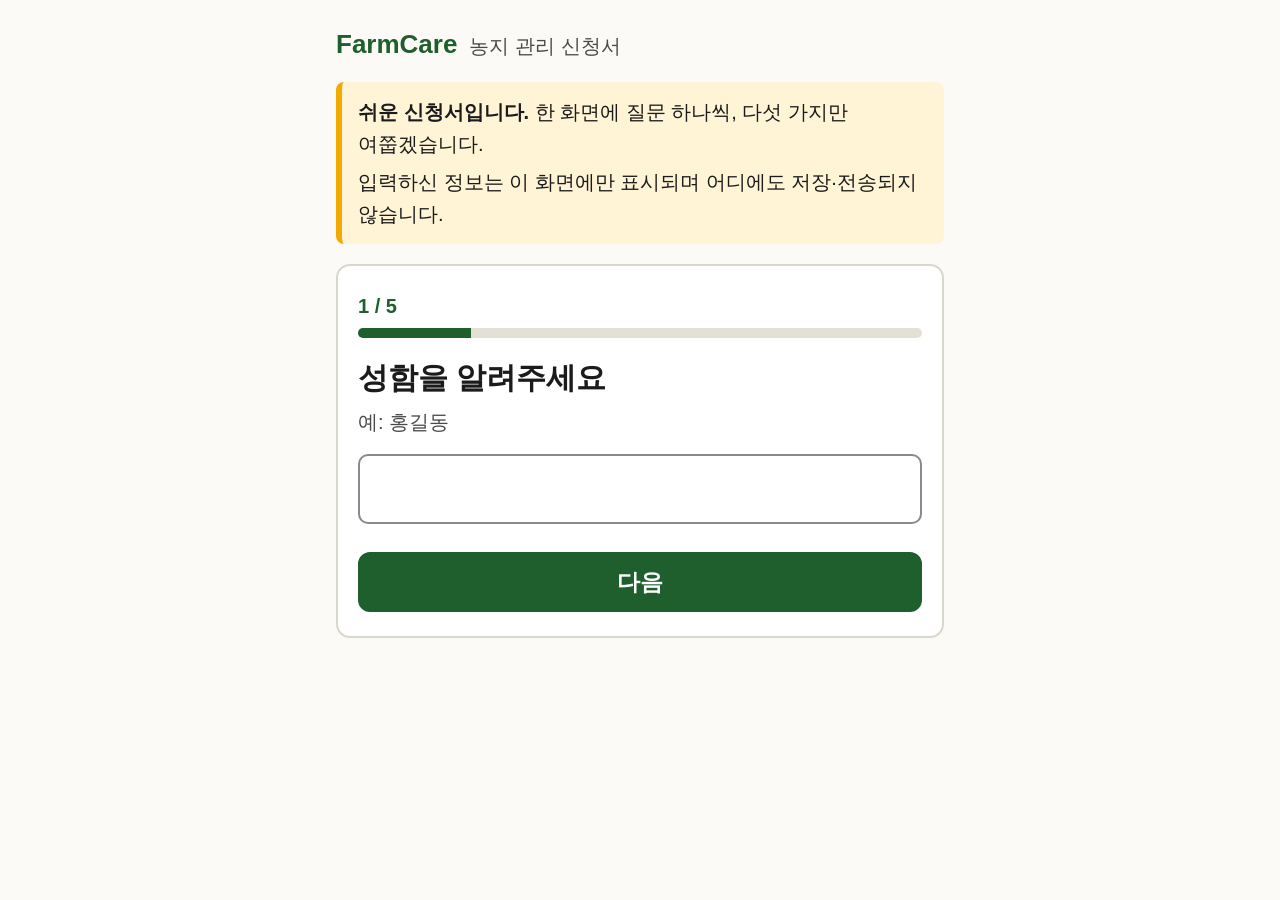
<file: team12_init_project/team12_init_project/prototypes/mokyeon/index.html>
<!doctype html>
<html lang="ko">
<head>
  <meta charset="utf-8">
  <meta name="viewport" content="width=device-width, initial-scale=1">
  <title>FarmCare 농지 관리 신청서</title>
  <style>
    :root {
      --bg: #fbfaf6;
      --card: #ffffff;
      --text: #1b1b1b;
      --muted: #4a4a4a;
      --line: #8a8a8a;
      --brand: #1f5f2e;
      --brand-dark: #154421;
      --brand-soft: #e6f1e8;
      --error: #b3261e;
      --error-soft: #fdecea;
      --notice: #fff4d6;
      --focus: #f2a900;
    }
    * { box-sizing: border-box; }
    html { font-size: 20px; }
    body {
      margin: 0;
      background: var(--bg);
      color: var(--text);
      font-family: "Malgun Gothic", "Apple SD Gothic Neo", "Noto Sans KR", sans-serif;
      line-height: 1.6;
      word-break: keep-all;
    }
    .wrap { max-width: 640px; margin: 0 auto; padding: 16px 16px 48px; }
    header.site { display: flex; align-items: baseline; gap: 12px; padding: 8px 0 16px; }
    header.site strong { color: var(--brand); font-size: 1.3rem; }
    header.site span { color: var(--muted); }

    .notice {
      background: var(--notice);
      border-left: 6px solid var(--focus);
      padding: 14px 16px;
      border-radius: 8px;
      margin: 0 0 20px;
    }
    .notice p { margin: 0; }
    .notice p + p { margin-top: 6px; }

    .card {
      background: var(--card);
      border: 2px solid #d9d6cc;
      border-radius: 14px;
      padding: 24px 20px;
    }
    .progress { color: var(--brand); font-weight: 700; margin: 0 0 6px; }
    .progress-bar { height: 10px; background: #e3e0d6; border-radius: 5px; overflow: hidden; margin-bottom: 20px; }
    .progress-bar div { height: 100%; background: var(--brand); transition: width .2s; }

    h1, h2 { margin: 0 0 8px; line-height: 1.35; }
    h2 { font-size: 1.5rem; }
    h2:focus { outline: none; }
    .hint { color: var(--muted); margin: 0 0 16px; }

    input[type="text"], input[type="tel"], input[type="number"] {
      width: 100%;
      font: inherit;
      font-size: 1.2rem;
      padding: 14px 16px;
      min-height: 60px;
      border: 2px solid var(--line);
      border-radius: 10px;
      background: #fff;
      color: var(--text);
    }
    input:focus-visible, button:focus-visible, a:focus-visible, .choice:focus-within {
      outline: 4px solid var(--focus);
      outline-offset: 2px;
    }
    input[aria-invalid="true"] { border-color: var(--error); background: var(--error-soft); }
    .error { color: var(--error); font-weight: 700; margin: 10px 0 0; }
    .error::before { content: "⚠ "; }

    .choices { display: grid; gap: 12px; border: 0; padding: 0; margin: 0; }
    .choices.row { grid-template-columns: 1fr 1fr; }
    .choice {
      display: flex; align-items: center; gap: 14px;
      min-height: 64px; padding: 12px 16px;
      border: 2px solid var(--line); border-radius: 12px;
      background: #fff; cursor: pointer; font-size: 1.1rem;
    }
    .choice input { width: 28px; height: 28px; margin: 0; accent-color: var(--brand); flex: none; }
    .choice:has(input:checked) { border-color: var(--brand); background: var(--brand-soft); font-weight: 700; }
    .choice small { display: block; color: var(--muted); font-weight: 400; font-size: .85rem; }
    .area-row { margin-bottom: 16px; }
    .label { display: block; font-weight: 700; margin: 0 0 8px; }
    .or { text-align: center; color: var(--muted); margin: 16px 0; }

    .actions { display: flex; gap: 12px; margin-top: 28px; }
    button {
      font: inherit; font-size: 1.15rem; font-weight: 700;
      min-height: 60px; padding: 0 20px;
      border-radius: 12px; cursor: pointer;
      border: 2px solid var(--brand);
    }
    .primary { flex: 2; background: var(--brand); color: #fff; }
    .primary:hover { background: var(--brand-dark); }
    .secondary { flex: 1; background: #fff; color: var(--brand); }
    .actions .secondary[hidden] + .primary { flex: 1; }

    dl.summary { margin: 0; }
    .summary-row { display: flex; flex-wrap: wrap; justify-content: space-between; align-items: center; gap: 4px 12px; padding: 14px 0; border-bottom: 1px solid #d9d6cc; }
    .summary-row:last-child { border-bottom: 0; }
    .summary-row dt { color: var(--muted); width: 100%; font-size: .9rem; }
    .summary-row dd { margin: 0; font-size: 1.25rem; font-weight: 700; flex: 1; min-width: 0; overflow-wrap: anywhere; }
    .summary-row dd.empty { color: var(--muted); font-weight: 400; }
    .edit {
      font-size: 1rem; min-height: 48px; padding: 0 16px;
      background: #fff; color: var(--brand);
    }
    .done-msg { margin: 24px 0 0; font-weight: 700; }

    [hidden] { display: none !important; }
  </style>
</head>
<body>
  <div class="wrap">
    <header class="site">
      <strong>FarmCare</strong>
      <span>농지 관리 신청서</span>
    </header>

    <div id="intro" class="notice">
      <p><b>쉬운 신청서입니다.</b> 한 화면에 질문 하나씩, 다섯 가지만 여쭙겠습니다.</p>
      <p>입력하신 정보는 이 화면에만 표시되며 어디에도 저장·전송되지 않습니다.</p>
    </div>

    <form id="form" class="card" novalidate>
      <p class="progress" id="progress-text">1 / 5</p>
      <div class="progress-bar" aria-hidden="true"><div id="progress-bar"></div></div>

      <section data-step="1">
        <h2 tabindex="-1">성함을 알려주세요</h2>
        <p class="hint" id="name-hint">예: 홍길동</p>
        <input type="text" id="name" autocomplete="name" aria-labelledby="name-label" aria-describedby="name-hint name-error">
        <span id="name-label" hidden>성함</span>
        <p class="error" id="name-error" hidden></p>
      </section>

      <section data-step="2" hidden>
        <h2 tabindex="-1">연락받으실 전화번호를 알려주세요</h2>
        <p class="hint" id="phone-hint">숫자만 누르시면 됩니다. 예: 010-1234-5678</p>
        <input type="tel" id="phone" inputmode="tel" autocomplete="tel" maxlength="13" aria-label="전화번호" aria-describedby="phone-hint phone-error">
        <p class="error" id="phone-error" hidden></p>
      </section>

      <section data-step="3" hidden>
        <h2 tabindex="-1">농지가 어디에 있나요?</h2>
        <p class="hint" id="location-hint">아시는 만큼만 적어 주세요. 예: 경북 상주시 외남면 ○○리</p>
        <input type="text" id="location" aria-label="농지 위치" aria-describedby="location-hint location-error">
        <p class="error" id="location-error" hidden></p>
      </section>

      <section data-step="4" hidden>
        <h2 tabindex="-1">농지 넓이는 얼마나 되나요?</h2>
        <p class="hint">모르셔도 괜찮습니다. 아래 "잘 모르겠어요"를 눌러 주세요.</p>
        <div class="area-row">
          <label class="label" for="area">넓이</label>
          <input type="number" id="area" inputmode="decimal" min="0" step="any" aria-describedby="area-error">
          <p class="error" id="area-error" hidden></p>
        </div>
        <fieldset class="choices row">
          <legend class="label">단위</legend>
          <label class="choice"><input type="radio" name="unit" value="평" checked> 평</label>
          <label class="choice"><input type="radio" name="unit" value="㎡"> ㎡ (제곱미터)</label>
        </fieldset>
        <p class="or">또는</p>
        <label class="choice"><input type="checkbox" id="area-unknown"> 잘 모르겠어요</label>
      </section>

      <section data-step="5" hidden>
        <h2 tabindex="-1">농지를 어떻게 활용하고 싶으세요?</h2>
        <p class="hint">하나만 골라 주세요. 나중에 상담하며 바꾸실 수 있습니다.</p>
        <fieldset class="choices">
          <legend hidden>희망 활용 방식</legend>
          <label class="choice"><input type="radio" name="use" value="농가에 임대"><span>농가에 임대<small>농사지을 농가에 땅을 빌려줍니다</small></span></label>
          <label class="choice"><input type="radio" name="use" value="농작업 위탁"><span>농작업 위탁<small>농사일을 맡기고 수확은 소유자가 가져갑니다</small></span></label>
          <label class="choice"><input type="radio" name="use" value="체험농장 운영"><span>체험농장 운영<small>도시 가족이 와서 농사·수확을 체험합니다</small></span></label>
          <label class="choice"><input type="radio" name="use" value="잘 모르겠어요 (상담 원함)"><span>잘 모르겠어요<small>상담받고 정하고 싶어요</small></span></label>
        </fieldset>
      </section>

      <section data-step="6" hidden>
        <h2 tabindex="-1">적으신 내용을 확인해 주세요</h2>
        <p class="hint">틀린 곳이 있으면 "수정"을 눌러 고치실 수 있습니다.</p>
        <dl class="summary" id="summary"></dl>
        <div class="notice" style="margin-top:20px">
          <p><b>견본 화면입니다.</b> 실제로 접수되거나 전송되지 않았습니다.</p>
          <p>입력하신 정보는 이 화면에만 표시되며 어디에도 저장·전송되지 않습니다.</p>
        </div>
      </section>

      <div class="actions" id="actions">
        <button type="button" class="secondary" id="back">이전</button>
        <button type="submit" class="primary" id="next">다음</button>
      </div>
    </form>
  </div>

  <script>
    // 입력값은 이 변수와 화면에만 있다. 저장·전송하지 않는다.
    const TOTAL = 5;
    const SUMMARY = 6;
    const form = document.getElementById('form');
    const backBtn = document.getElementById('back');
    const nextBtn = document.getElementById('next');
    const actions = document.getElementById('actions');
    const $ = (id) => document.getElementById(id);

    let step = 1;
    let returnToSummary = false;

    function formatPhone(raw) {
      const d = raw.replace(/\D/g, '').slice(0, 11);
      if (d.startsWith('02')) {
        if (d.length <= 2) return d;
        if (d.length <= 5) return `${d.slice(0, 2)}-${d.slice(2)}`;
        if (d.length <= 9) return `${d.slice(0, 2)}-${d.slice(2, 5)}-${d.slice(5)}`;
        return `${d.slice(0, 2)}-${d.slice(2, 6)}-${d.slice(6, 10)}`;
      }
      if (d.length <= 3) return d;
      if (d.length <= 6) return `${d.slice(0, 3)}-${d.slice(3)}`;
      if (d.length <= 10) return `${d.slice(0, 3)}-${d.slice(3, 6)}-${d.slice(6)}`;
      return `${d.slice(0, 3)}-${d.slice(3, 7)}-${d.slice(7)}`;
    }

    $('phone').addEventListener('input', (e) => {
      e.target.value = formatPhone(e.target.value);
    });

    $('area-unknown').addEventListener('change', (e) => {
      const area = $('area');
      area.disabled = e.target.checked;
      document.querySelectorAll('input[name="unit"]').forEach((r) => { r.disabled = e.target.checked; });
      if (e.target.checked) { area.value = ''; showError('area', ''); }
    });

    function showError(field, message) {
      const input = $(field);
      const box = $(`${field}-error`);
      box.textContent = message;
      box.hidden = !message;
      input.setAttribute('aria-invalid', message ? 'true' : 'false');
      if (message) input.focus();
      return !message;
    }

    function validate(n) {
      if (n === 1) {
        return showError('name', $('name').value.trim() ? '' : '성함을 적어 주세요.');
      }
      if (n === 2) {
        const digits = $('phone').value.replace(/\D/g, '');
        if (!digits) return showError('phone', '전화번호를 적어 주세요.');
        if (digits.length < 10 || digits.length > 11) {
          return showError('phone', `숫자 10~11자리를 적어 주세요. 지금 ${digits.length}자리입니다.`);
        }
        return showError('phone', '');
      }
      if (n === 3) {
        return showError('location', $('location').value.trim() ? '' : '농지 위치를 적어 주세요. 읍·면까지만 적으셔도 됩니다.');
      }
      if (n === 4) {
        if ($('area-unknown').checked) return showError('area', '');
        const raw = $('area').value.trim();
        if (!raw) return showError('area', '');
        const v = Number(raw);
        return showError('area', Number.isFinite(v) && v > 0 ? '' : '0보다 큰 숫자를 적어 주세요.');
      }
      return true;
    }

    function answers() {
      const unit = document.querySelector('input[name="unit"]:checked').value;
      const use = document.querySelector('input[name="use"]:checked');
      const areaRaw = $('area').value.trim();
      let area = '';
      if ($('area-unknown').checked) area = '잘 모르겠어요';
      else if (areaRaw) area = `${Number(areaRaw).toLocaleString('ko-KR')} ${unit}`;
      return [
        { step: 1, label: '성함', value: $('name').value.trim() },
        { step: 2, label: '전화번호', value: $('phone').value },
        { step: 3, label: '농지 위치', value: $('location').value.trim() },
        { step: 4, label: '농지 넓이', value: area },
        { step: 5, label: '희망 활용 방식', value: use ? use.value : '' },
      ];
    }

    function renderSummary() {
      const dl = $('summary');
      dl.replaceChildren();
      for (const a of answers()) {
        const row = document.createElement('div');
        row.className = 'summary-row';
        const dt = document.createElement('dt');
        dt.textContent = a.label;
        const dd = document.createElement('dd');
        dd.textContent = a.value || '입력 안 함';
        if (!a.value) dd.className = 'empty';
        const edit = document.createElement('button');
        edit.type = 'button';
        edit.className = 'edit';
        edit.textContent = '수정';
        edit.setAttribute('aria-label', `${a.label} 수정`);
        edit.addEventListener('click', () => { returnToSummary = true; go(a.step); });
        row.append(dt, dd, edit);
        dl.append(row);
      }
    }

    function go(n) {
      step = n;
      document.querySelectorAll('section[data-step]').forEach((s) => {
        s.hidden = Number(s.dataset.step) !== n;
      });
      const onSummary = n === SUMMARY;
      $('intro').hidden = n !== 1;
      $('progress-text').textContent = onSummary ? '마지막 확인' : `${n} / ${TOTAL}`;
      $('progress-bar').style.width = `${(Math.min(n, TOTAL) / TOTAL) * 100}%`;

      if (onSummary) {
        renderSummary();
        actions.hidden = true;
      } else {
        actions.hidden = false;
        backBtn.hidden = n === 1 || returnToSummary;
        nextBtn.textContent = returnToSummary ? '확인 화면으로' : (n === TOTAL ? '확인' : '다음');
      }

      document.querySelector(`section[data-step="${n}"] h2`).focus();
      window.scrollTo(0, 0);
    }

    form.addEventListener('submit', (e) => {
      e.preventDefault();
      if (!validate(step)) return;
      if (returnToSummary || step === TOTAL) {
        returnToSummary = false;
        go(SUMMARY);
      } else {
        go(step + 1);
      }
    });

    backBtn.addEventListener('click', () => go(step - 1));

    go(1);
  </script>
</body>
</html>
</file>
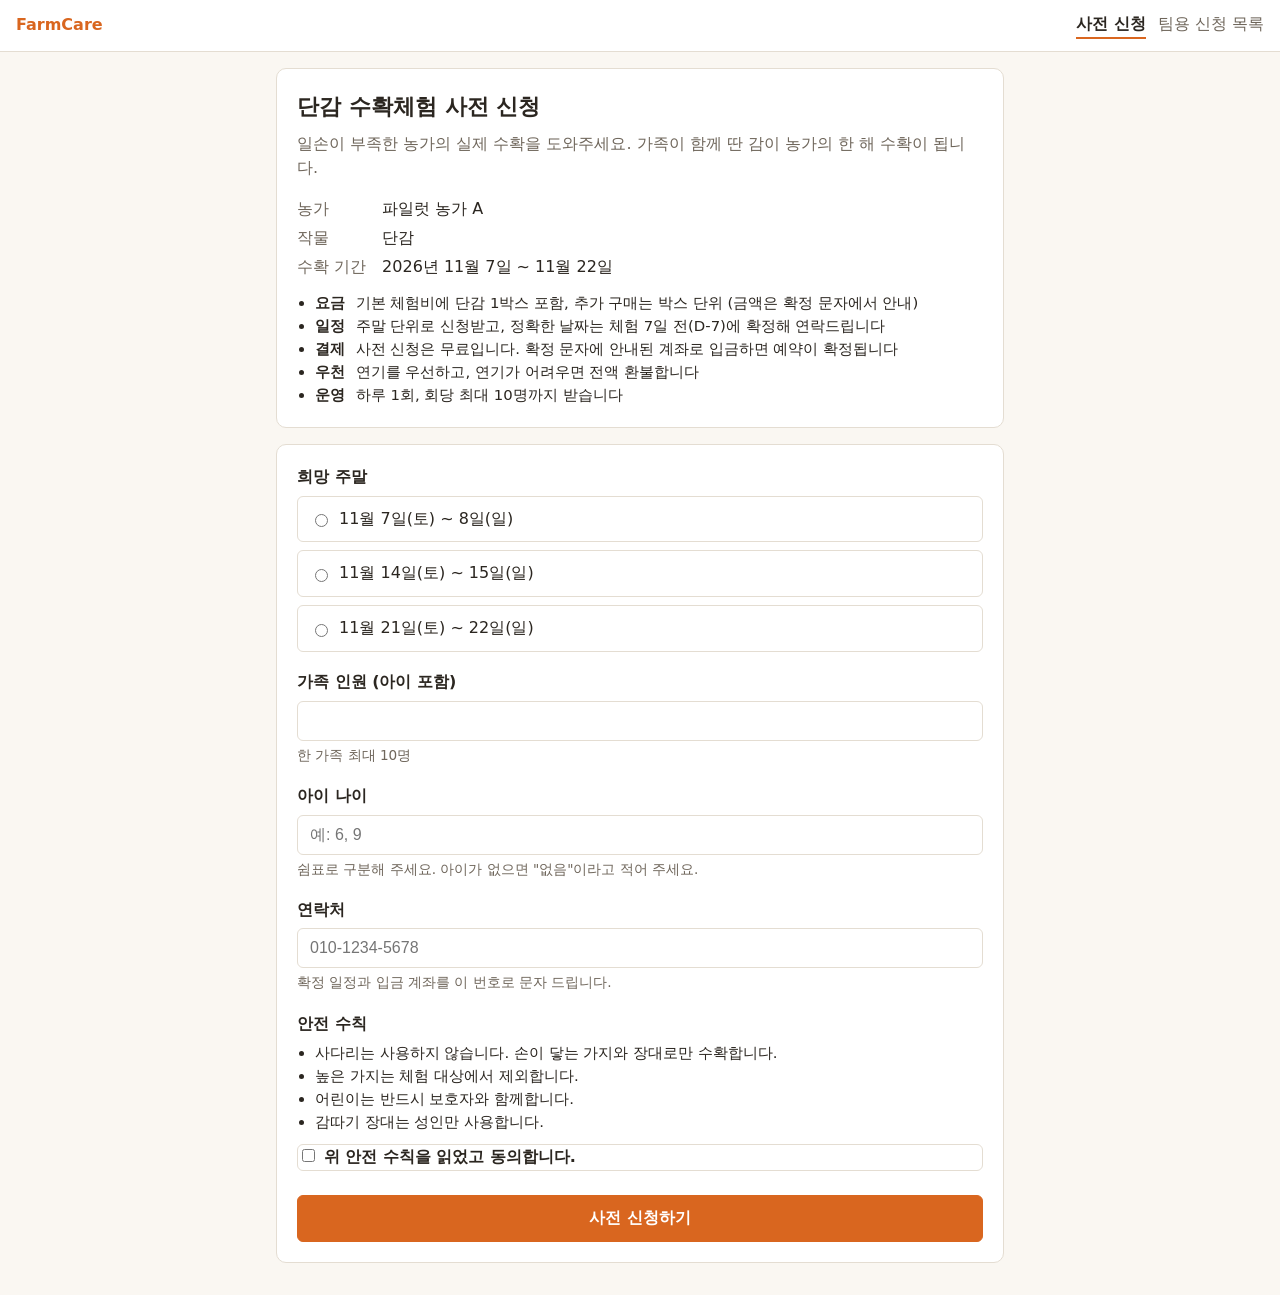
<file: team12_init_project/team12_init_project/prototypes/이동영/index.html>
<!doctype html>
<html lang="ko">
<head>
  <meta charset="utf-8">
  <meta name="viewport" content="width=device-width, initial-scale=1">
  <title>FarmCare 수확체험 사전 신청</title>
  <link rel="stylesheet" href="styles.css">
</head>
<body>
  <header class="site-header">
    <strong class="brand">FarmCare</strong>
    <nav>
      <a href="#apply" data-nav="apply">사전 신청</a>
      <a href="#team" data-nav="team">팀용 신청 목록</a>
    </nav>
  </header>

  <main>
    <!-- 신청자(도시 가족) 화면 -->
    <section id="apply-view">
      <div class="card intro">
        <h1>단감 수확체험 사전 신청</h1>
        <p class="lead">일손이 부족한 농가의 실제 수확을 도와주세요. 가족이 함께 딴 감이 농가의 한 해 수확이 됩니다.</p>
        <dl class="facts">
          <dt>농가</dt><dd id="farm-name"></dd>
          <dt>작물</dt><dd id="farm-crop"></dd>
          <dt>수확 기간</dt><dd id="farm-period"></dd>
        </dl>
        <ul class="policy">
          <li><b>요금</b> 기본 체험비에 단감 1박스 포함, 추가 구매는 박스 단위 (금액은 확정 문자에서 안내)</li>
          <li><b>일정</b> 주말 단위로 신청받고, 정확한 날짜는 체험 7일 전(D-7)에 확정해 연락드립니다</li>
          <li><b>결제</b> 사전 신청은 무료입니다. 확정 문자에 안내된 계좌로 입금하면 예약이 확정됩니다</li>
          <li><b>우천</b> 연기를 우선하고, 연기가 어려우면 전액 환불합니다</li>
          <li><b>운영</b> 하루 1회, 회당 최대 <span id="max-people"></span>명까지 받습니다</li>
        </ul>
      </div>

      <form id="apply-form" class="card" novalidate>
        <div id="error-summary" class="error-summary" role="alert" hidden></div>

        <div class="field" id="farm-field">
          <label for="farm">농가</label>
          <select id="farm" name="farm"></select>
        </div>

        <fieldset class="field" id="weekend-field">
          <legend>희망 주말</legend>
          <div id="weekend-options" class="options"></div>
          <p class="field-error" id="err-weekend"></p>
        </fieldset>

        <div class="field">
          <label for="people">가족 인원 (아이 포함)</label>
          <input id="people" name="people" type="number" inputmode="numeric" min="1">
          <p class="hint" id="people-hint"></p>
          <p class="field-error" id="err-people"></p>
        </div>

        <div class="field">
          <label for="childAges">아이 나이</label>
          <input id="childAges" name="childAges" type="text" placeholder="예: 6, 9">
          <p class="hint">쉼표로 구분해 주세요. 아이가 없으면 "없음"이라고 적어 주세요.</p>
          <p class="field-error" id="err-childAges"></p>
        </div>

        <div class="field">
          <label for="phone">연락처</label>
          <input id="phone" name="phone" type="tel" inputmode="tel" placeholder="010-1234-5678" autocomplete="tel">
          <p class="hint">확정 일정과 입금 계좌를 이 번호로 문자 드립니다.</p>
          <p class="field-error" id="err-phone"></p>
        </div>

        <fieldset class="field safety">
          <legend>안전 수칙</legend>
          <ul>
            <li>사다리는 사용하지 않습니다. 손이 닿는 가지와 장대로만 수확합니다.</li>
            <li>높은 가지는 체험 대상에서 제외합니다.</li>
            <li>어린이는 반드시 보호자와 함께합니다.</li>
            <li>감따기 장대는 성인만 사용합니다.</li>
          </ul>
          <label class="check">
            <input id="safety" name="safety" type="checkbox">
            위 안전 수칙을 읽었고 동의합니다.
          </label>
          <p class="field-error" id="err-safety"></p>
        </fieldset>

        <button type="submit" class="primary">사전 신청하기</button>
      </form>

      <div id="success" class="card success" hidden>
        <h2>신청이 완료되었습니다</h2>
        <p>확정 일정은 체험 7일 전(D-7)에 문자로 연락드립니다.</p>
        <dl class="facts" id="success-summary"></dl>
        <button type="button" id="apply-again">다른 신청하기</button>
      </div>
    </section>

    <!-- FarmCare 팀 화면 -->
    <section id="team-view" hidden>
      <h1>팀용 신청 목록</h1>
      <p class="note">이 브라우저에 저장된 신청만 보입니다.</p>
      <div id="team-error" class="error-summary" role="alert" hidden></div>
      <div id="team-content"></div>
    </section>
  </main>

  <script src="app.js"></script>
</body>
</html>
</file>
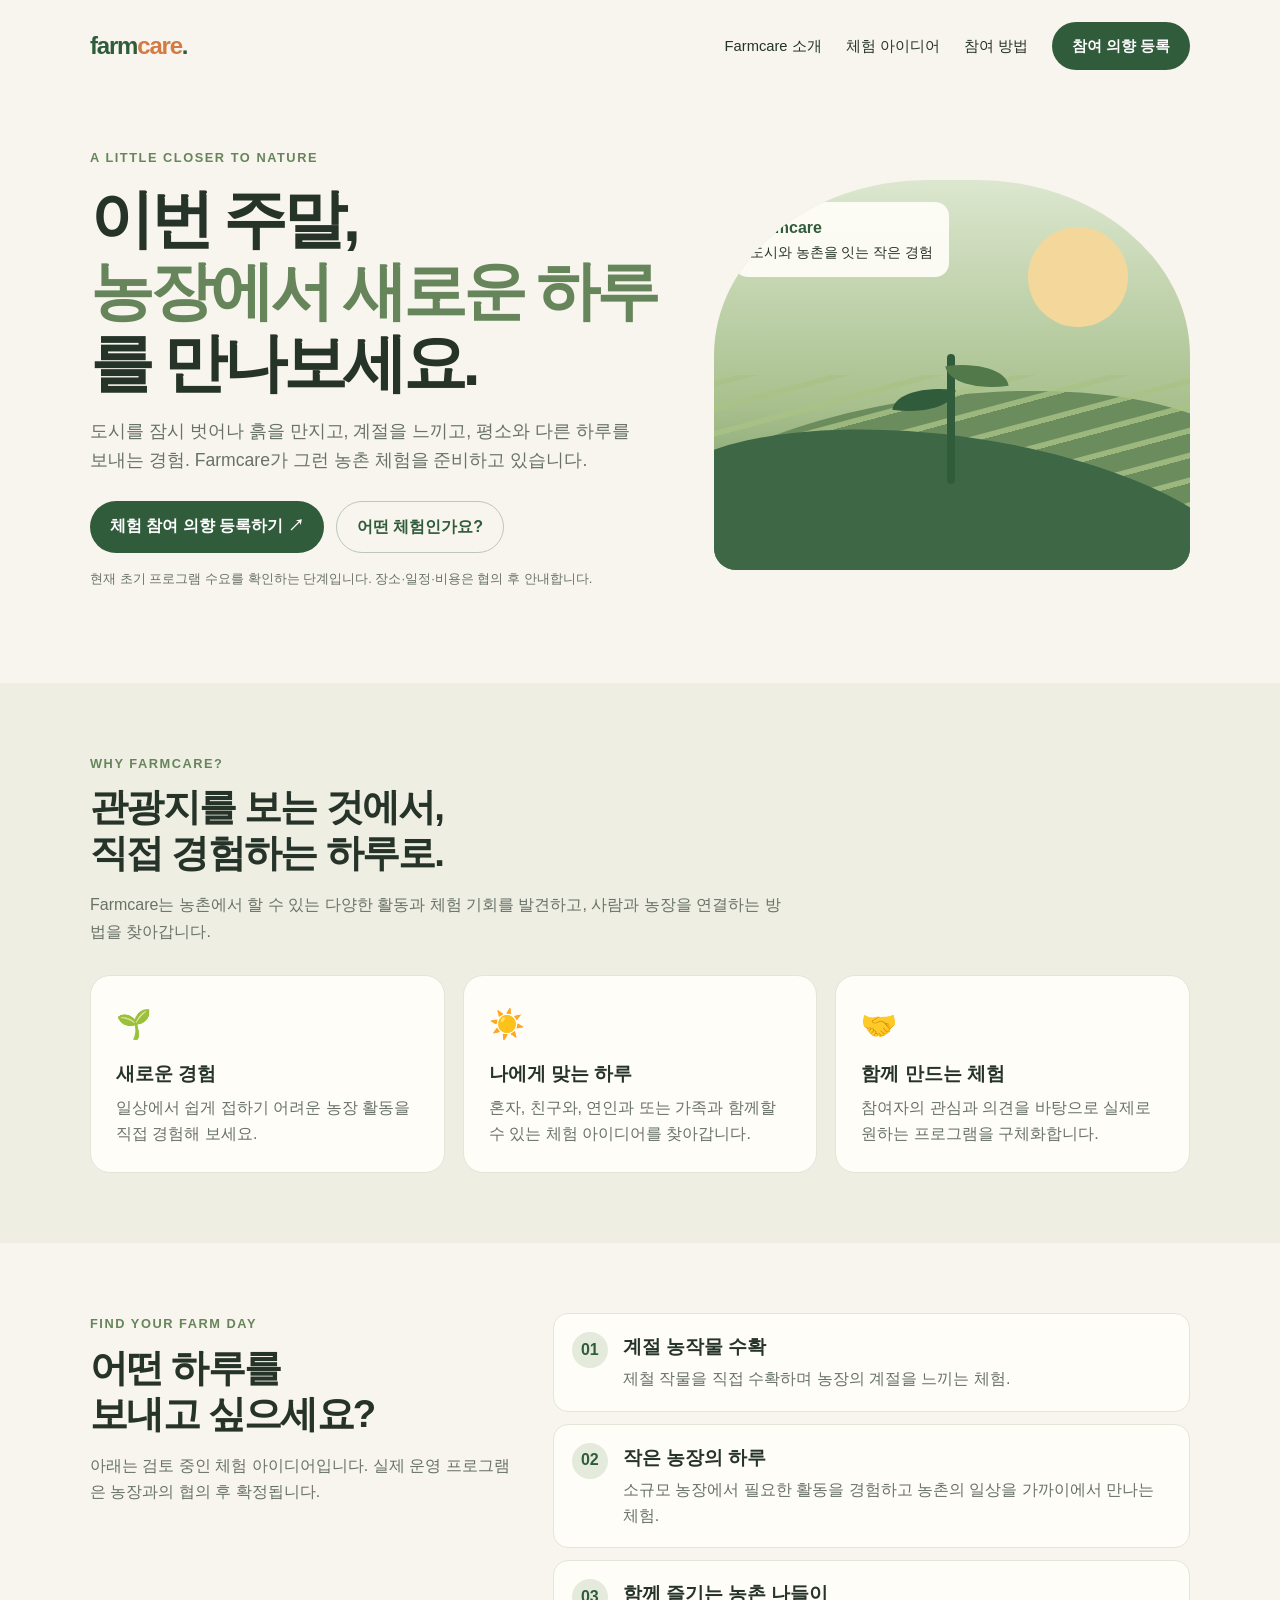
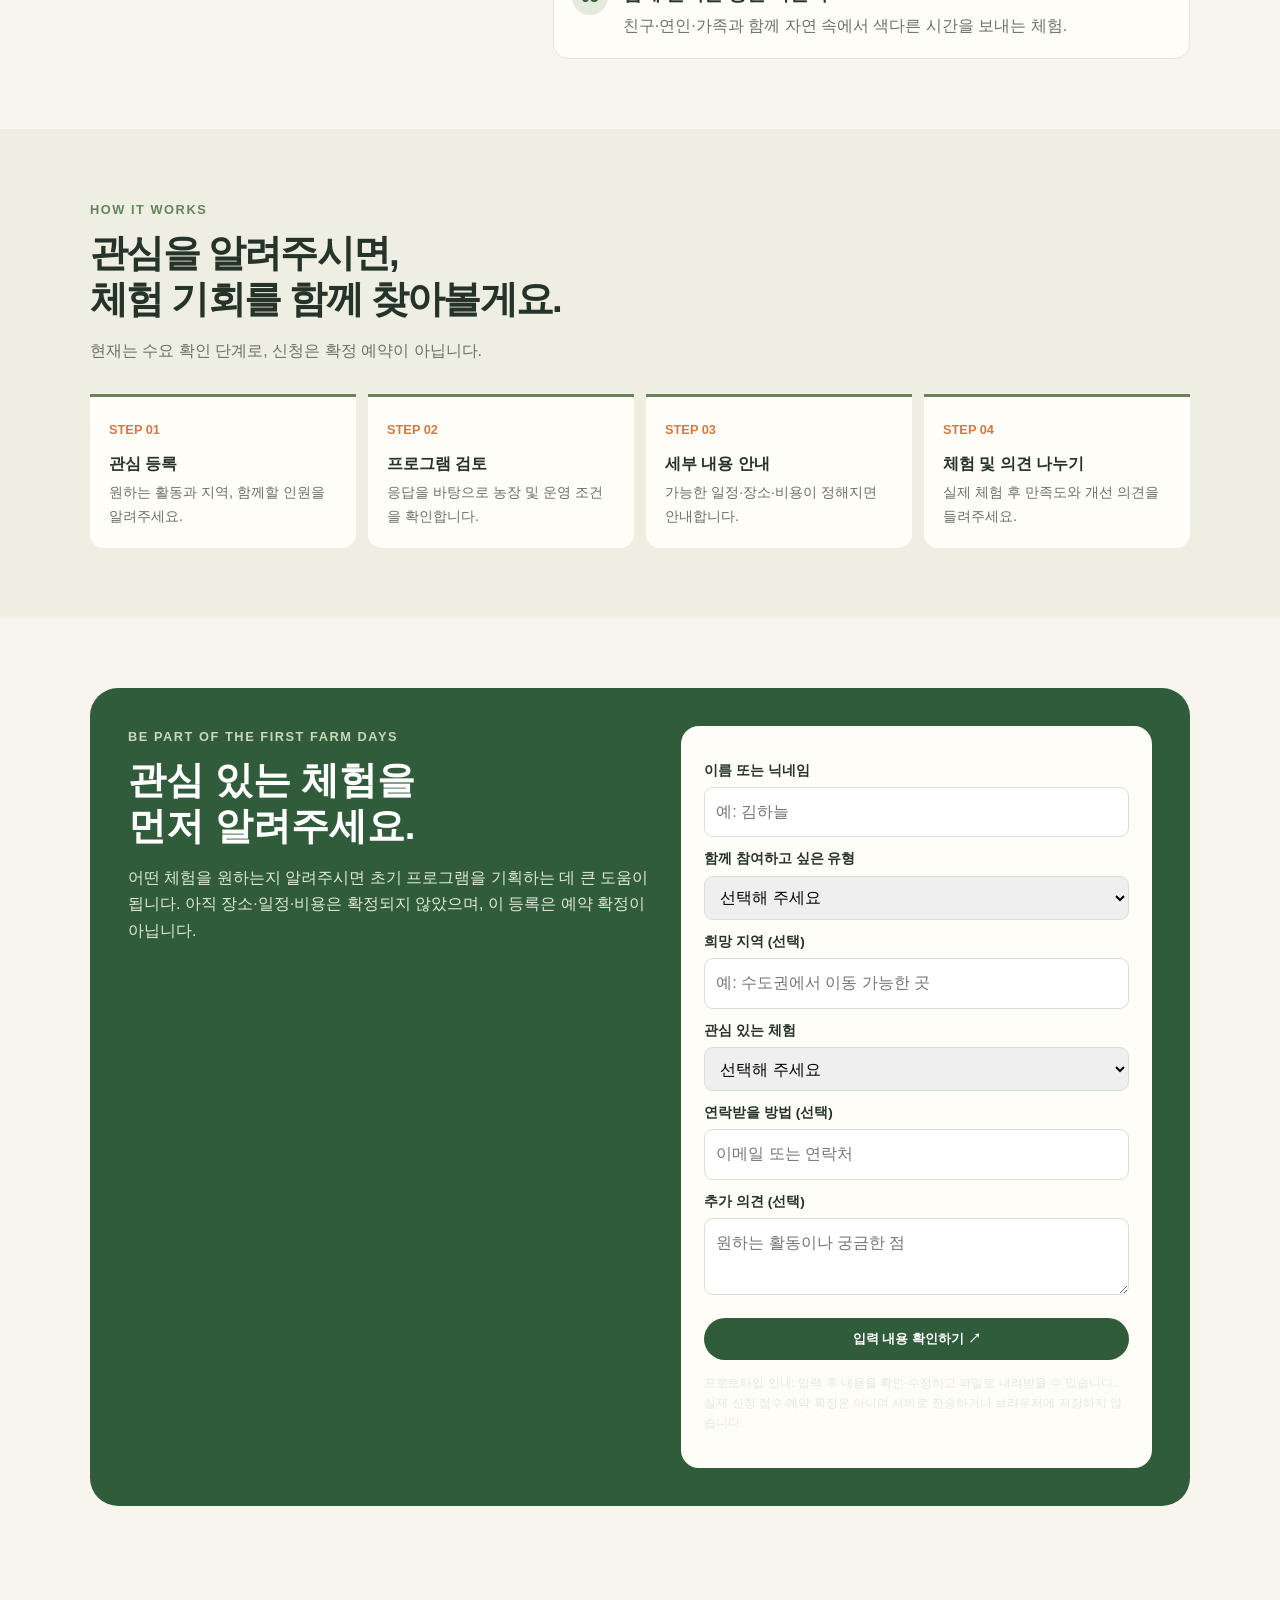
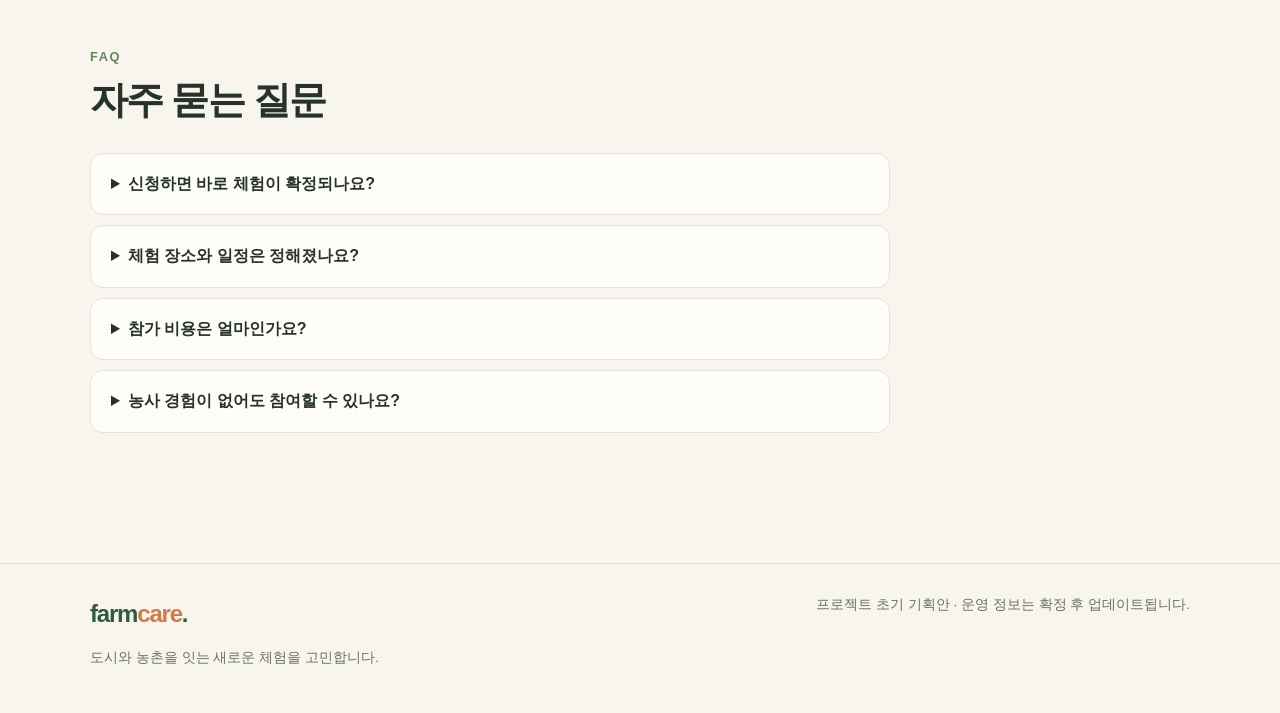
<file: team12_init_project/team12_init_project/prototypes/이상준/index.html>
<!doctype html><html lang="ko"><head><meta charset="utf-8"><meta name="viewport" content="width=device-width,initial-scale=1"><title>Farmcare | 농장에서 만나는 새로운 하루</title><style>
:root{--g:#315c3c;--g2:#66855b;--cream:#f7f5ed;--ink:#263329;--muted:#687267;--orange:#d47a43;--white:#fffdf8}*{box-sizing:border-box}html{scroll-behavior:smooth}body{margin:0;background:var(--cream);color:var(--ink);font-family:Arial,"Apple SD Gothic Neo","Malgun Gothic",sans-serif;line-height:1.65}.wrap{width:min(1100px,92%);margin:auto}header{display:flex;justify-content:space-between;align-items:center;padding:22px 0}.logo{font-size:1.5rem;font-weight:900;color:var(--g);text-decoration:none;letter-spacing:-.05em}.logo span{color:var(--orange)}nav{display:flex;gap:24px;align-items:center}nav a{color:var(--ink);text-decoration:none;font-size:.92rem}.btn{display:inline-block;background:var(--g);color:white;padding:12px 20px;border-radius:999px;text-decoration:none;font-weight:700;border:0;cursor:pointer}.hero{display:grid;grid-template-columns:1.1fr .9fr;gap:42px;align-items:center;padding:55px 0 80px}.eyebrow{font-size:.8rem;letter-spacing:.12em;text-transform:uppercase;font-weight:800;color:var(--g2)}h1{font-size:clamp(2.7rem,5vw,4.7rem);line-height:1.12;letter-spacing:-.065em;margin:16px 0}h1 em{font-style:normal;color:var(--g2)}.lead{font-size:1.1rem;color:var(--muted);max-width:560px}.actions{display:flex;gap:12px;flex-wrap:wrap;margin-top:26px}.btn.outline{background:transparent;color:var(--g);border:1px solid #bdc9b7}.note{font-size:.82rem;color:var(--muted);margin-top:15px}.art{height:390px;border-radius:45% 45% 22px 22px;position:relative;overflow:hidden;background:linear-gradient(#dce7cf,#a8c08d 58%,#63865b)}.sun{position:absolute;right:13%;top:12%;width:100px;height:100px;border-radius:50%;background:#f4d89b}.hill{position:absolute;bottom:-60px;left:-15%;width:130%;height:60%;background:#6b8d5e;border-radius:50% 50% 0 0;transform:rotate(-7deg)}.hill.two{bottom:-100px;background:#3e6746;transform:rotate(8deg)}.rows{position:absolute;inset:50% -10% -5%;background:repeating-linear-gradient(165deg,transparent 0 18px,#a9c286 19px 24px);opacity:.8}.plant{position:absolute;bottom:22%;left:49%;height:130px;width:8px;border-radius:8px;background:#315c3c}.leaf{position:absolute;width:60px;height:28px;background:#315c3c;border-radius:100% 0 100% 0;left:-53px;top:32px;transform:rotate(8deg)}.leaf.r{left:0;top:8px;transform:scaleX(-1) rotate(8deg);background:#52794a}.card{position:absolute;top:22px;left:20px;background:#fffdf8ed;padding:13px 16px;border-radius:14px;font-size:.85rem}.card strong{display:block;color:var(--g);font-size:1rem}section{padding:70px 0}.soft{background:#eeeee3}.head{max-width:700px;margin-bottom:30px}.head h2{font-size:clamp(1.9rem,3vw,2.8rem);line-height:1.2;letter-spacing:-.045em;margin:10px 0}.head p,.tile p,.item p,.step p{color:var(--muted)}.three{display:grid;grid-template-columns:repeat(3,1fr);gap:18px}.tile{background:var(--white);padding:25px;border-radius:20px;border:1px solid #e5e4d9}.tile .emoji{font-size:1.8rem}.tile h3{margin:10px 0 5px}.tile p{margin:0}.experience{display:grid;grid-template-columns:.8fr 1.2fr;gap:38px}.items{display:grid;gap:12px}.item{display:flex;gap:15px;background:var(--white);padding:18px;border-radius:15px;border:1px solid #e5e4d9}.num{flex:0 0 36px;height:36px;border-radius:50%;background:#e4ebdc;color:var(--g);display:grid;place-items:center;font-weight:800}.item h3{margin:0}.item p{margin:3px 0 0}.steps{display:grid;grid-template-columns:repeat(4,1fr);gap:12px}.step{background:var(--white);padding:19px;border-top:3px solid var(--g2);border-radius:0 0 14px 14px}.step b{font-size:.8rem;color:var(--orange)}.step h3{font-size:1rem;margin:8px 0 4px}.step p{font-size:.9rem;margin:0}.signup{display:grid;grid-template-columns:1fr .9fr;gap:30px;background:var(--g);color:white;border-radius:28px;padding:38px}.signup .eyebrow{color:#c9d8bb}.signup h2{font-size:clamp(2rem,3vw,3rem);line-height:1.2;margin:10px 0}.signup p{color:#e0e9dc}.form{background:var(--white);color:var(--ink);padding:23px;border-radius:18px}.form label{display:block;font-weight:700;font-size:.85rem;margin:11px 0 5px}.form input,.form select,.form textarea{width:100%;padding:11px;border:1px solid #d8dfd4;border-radius:9px;font:inherit}.form textarea{min-height:65px}.form button{width:100%;margin-top:15px}.small{font-size:.76rem;color:var(--muted)}.faq{max-width:800px;display:grid;gap:10px}.faq details{padding:17px 20px;background:var(--white);border:1px solid #e5e4d9;border-radius:13px}.faq summary{font-weight:700;cursor:pointer}.faq p{color:var(--muted)}footer{border-top:1px solid #e0e2d8;margin-top:60px;padding:30px 0;color:var(--muted);font-size:.85rem}.foot{display:flex;justify-content:space-between;gap:15px;flex-wrap:wrap}@media(max-width:760px){nav a:not(.navcta){display:none}.hero,.experience,.signup{grid-template-columns:1fr}.hero{padding:35px 0 55px}.art{height:300px}.three,.steps{grid-template-columns:1fr}.signup{padding:24px}section{padding:52px 0}}
[hidden]{display:none!important}.form input:focus-visible,.form select:focus-visible,.form textarea:focus-visible,button:focus-visible{outline:3px solid #bf642f;outline-offset:3px}.form [aria-invalid=true]{border:2px solid #a33121}.field-error{color:#a33121;font-size:.87rem;margin:4px 0 12px}.form select{min-height:44px}.review-title{font-size:1.35rem;color:var(--g);margin-top:0}.review-list{margin:16px 0}.review-list div{padding:12px 0;border-bottom:1px solid #d9dfd5}.review-list dt{font-size:.85rem;color:var(--muted)}.review-list dd{margin:4px 0 0;white-space:pre-wrap;overflow-wrap:anywhere}.review-actions{display:flex;gap:10px;flex-wrap:wrap}.review-actions button{min-height:44px;cursor:pointer}.stage-label{font-weight:700;font-size:.9rem;color:var(--g)}.result-note{padding:14px;background:#f2eee2;border-left:4px solid var(--orange);font-size:.9rem}#transfer-status{min-height:24px;font-size:.88rem}#copy-fallback{width:100%;min-height:190px;padding:12px;font:inherit}</style></head><body>
<header class="wrap"><a class="logo" href="#">farm<span>care</span>.</a><nav><a href="#why">Farmcare 소개</a><a href="#experience">체험 아이디어</a><a href="#process">참여 방법</a><a class="btn navcta" href="#join">참여 의향 등록</a></nav></header>
<main><div class="wrap hero"><div><div class="eyebrow">A little closer to nature</div><h1>이번 주말,<br><em>농장에서 새로운 하루</em>를 만나보세요.</h1><p class="lead">도시를 잠시 벗어나 흙을 만지고, 계절을 느끼고, 평소와 다른 하루를 보내는 경험. Farmcare가 그런 농촌 체험을 준비하고 있습니다.</p><div class="actions"><a class="btn" href="#join">체험 참여 의향 등록하기 ↗</a><a class="btn outline" href="#experience">어떤 체험인가요?</a></div><p class="note">현재 초기 프로그램 수요를 확인하는 단계입니다. 장소·일정·비용은 협의 후 안내합니다.</p></div><div class="art" role="img" aria-label="초록빛 농장과 햇살을 표현한 일러스트"><div class="sun"></div><div class="hill"></div><div class="rows"></div><div class="hill two"></div><div class="plant"><div class="leaf"></div><div class="leaf r"></div></div><div class="card"><strong>Farmcare</strong>도시와 농촌을 잇는 작은 경험</div></div></div>
<section id="why" class="soft"><div class="wrap"><div class="head"><div class="eyebrow">Why Farmcare?</div><h2>관광지를 보는 것에서,<br>직접 경험하는 하루로.</h2><p>Farmcare는 농촌에서 할 수 있는 다양한 활동과 체험 기회를 발견하고, 사람과 농장을 연결하는 방법을 찾아갑니다.</p></div><div class="three"><article class="tile"><div class="emoji">🌱</div><h3>새로운 경험</h3><p>일상에서 쉽게 접하기 어려운 농장 활동을 직접 경험해 보세요.</p></article><article class="tile"><div class="emoji">☀️</div><h3>나에게 맞는 하루</h3><p>혼자, 친구와, 연인과 또는 가족과 함께할 수 있는 체험 아이디어를 찾아갑니다.</p></article><article class="tile"><div class="emoji">🤝</div><h3>함께 만드는 체험</h3><p>참여자의 관심과 의견을 바탕으로 실제로 원하는 프로그램을 구체화합니다.</p></article></div></div></section>
<section id="experience"><div class="wrap experience"><div class="head"><div class="eyebrow">Find your farm day</div><h2>어떤 하루를<br>보내고 싶으세요?</h2><p>아래는 검토 중인 체험 아이디어입니다. 실제 운영 프로그램은 농장과의 협의 후 확정됩니다.</p></div><div class="items"><article class="item"><div class="num">01</div><div><h3>계절 농작물 수확</h3><p>제철 작물을 직접 수확하며 농장의 계절을 느끼는 체험.</p></div></article><article class="item"><div class="num">02</div><div><h3>작은 농장의 하루</h3><p>소규모 농장에서 필요한 활동을 경험하고 농촌의 일상을 가까이에서 만나는 체험.</p></div></article><article class="item"><div class="num">03</div><div><h3>함께 즐기는 농촌 나들이</h3><p>친구·연인·가족과 함께 자연 속에서 색다른 시간을 보내는 체험.</p></div></article></div></div></section>
<section id="process" class="soft"><div class="wrap"><div class="head"><div class="eyebrow">How it works</div><h2>관심을 알려주시면,<br>체험 기회를 함께 찾아볼게요.</h2><p>현재는 수요 확인 단계로, 신청은 확정 예약이 아닙니다.</p></div><div class="steps"><div class="step"><b>STEP 01</b><h3>관심 등록</h3><p>원하는 활동과 지역, 함께할 인원을 알려주세요.</p></div><div class="step"><b>STEP 02</b><h3>프로그램 검토</h3><p>응답을 바탕으로 농장 및 운영 조건을 확인합니다.</p></div><div class="step"><b>STEP 03</b><h3>세부 내용 안내</h3><p>가능한 일정·장소·비용이 정해지면 안내합니다.</p></div><div class="step"><b>STEP 04</b><h3>체험 및 의견 나누기</h3><p>실제 체험 후 만족도와 개선 의견을 들려주세요.</p></div></div></div></section>
<section id="join"><div class="wrap"><div class="signup"><div><div class="eyebrow">Be part of the first farm days</div><h2>관심 있는 체험을<br>먼저 알려주세요.</h2><p>어떤 체험을 원하는지 알려주시면 초기 프로그램을 기획하는 데 큰 도움이 됩니다. 아직 장소·일정·비용은 확정되지 않았으며, 이 등록은 예약 확정이 아닙니다.</p></div><form class="form" id="f" novalidate aria-label="체험 참여 의향 작성"><label for="name">이름 또는 닉네임</label><input id="name" name="name" maxlength="80" autocomplete="name" required placeholder="예: 김하늘"><label for="group">함께 참여하고 싶은 유형</label><select id="group" required><option value="" disabled selected>선택해 주세요</option><option>혼자</option><option>연인</option><option>친구</option><option>가족</option><option>기타</option></select><label for="region">희망 지역 (선택)</label><input id="region" maxlength="120" placeholder="예: 수도권에서 이동 가능한 곳"><label for="activity">관심 있는 체험</label><select id="activity" required><option value="" disabled selected>선택해 주세요</option><option>농작물 수확</option><option>농장 일손 체험</option><option>자연 속 나들이</option><option>아직 잘 모르겠어요</option><option>기타</option></select><label for="contact">연락받을 방법 (선택)</label><input id="contact" name="contact" maxlength="120" autocomplete="off" placeholder="이메일 또는 연락처"><label for="memo">추가 의견 (선택)</label><textarea id="memo" maxlength="2000" placeholder="원하는 활동이나 궁금한 점"></textarea><button class="btn" type="submit">입력 내용 확인하기 ↗</button><p class="small">프로토타입 안내: 입력 후 내용을 확인·수정하고 파일로 내려받을 수 있습니다. 실제 신청 접수·예약 확정은 아니며 서버로 전송하거나 브라우저에 저장하지 않습니다.</p><p class="small" id="msg" aria-live="polite"></p></form><section class="form" id="review-panel" hidden aria-labelledby="review-heading"><p class="stage-label" id="stage-label">2 / 3 · 입력 내용 확인</p><h3 class="review-title" id="review-heading" tabindex="-1">이 내용으로 준비할까요?</h3><p class="small">틀린 내용은 수정할 수 있습니다. 아래는 실제 신청 접수나 예약 확정이 아닙니다.</p><dl class="review-list" id="review-list"></dl><div class="review-actions" id="review-actions"><button type="button" class="btn outline" id="edit">수정하기</button><button type="button" class="btn" id="finish">내용 확정하기</button></div><div id="done-actions" hidden><p class="result-note">입력 내용 정리를 마쳤습니다. 서버에 접수된 것은 아닙니다. 복사하거나 파일로 내려받아 보관하세요.</p><div class="review-actions"><button type="button" class="btn" id="copy-result">결과 복사</button><button type="button" class="btn outline" id="download-result">텍스트 파일 다운로드</button><button type="button" class="btn outline" id="edit-again">다시 수정</button></div></div><p id="transfer-status" role="status" aria-live="polite"></p><label id="fallback-label" for="copy-fallback" hidden>자동 복사가 차단됐습니다. 아래 내용을 선택해 직접 복사하세요.</label><textarea id="copy-fallback" readonly hidden></textarea></section></div></div></section>
<section><div class="wrap"><div class="head"><div class="eyebrow">FAQ</div><h2>자주 묻는 질문</h2></div><div class="faq"><details><summary>신청하면 바로 체험이 확정되나요?</summary><p>아니요. 현재는 관심과 수요를 확인하는 단계이며, 신청은 예약 확정이 아닙니다.</p></details><details><summary>체험 장소와 일정은 정해졌나요?</summary><p>아직 확정 전입니다. 농장과 운영 조건을 확인한 뒤 가능한 프로그램을 안내할 예정입니다.</p></details><details><summary>참가 비용은 얼마인가요?</summary><p>프로그램과 농장 조건에 따라 달라질 수 있어 현재는 미정입니다. 비용이 정해지면 사전에 안내합니다.</p></details><details><summary>농사 경험이 없어도 참여할 수 있나요?</summary><p>초기 프로그램을 기획하는 단계입니다. 초보자도 참여할 수 있는 활동을 포함할 수 있도록 수요를 확인하고 있습니다.</p></details></div></div></section></main>
<footer><div class="wrap foot"><div><a class="logo" href="#">farm<span>care</span>.</a><p>도시와 농촌을 잇는 새로운 체험을 고민합니다.</p></div><div>프로젝트 초기 기획안 · 운영 정보는 확정 후 업데이트됩니다.</div></div></footer>
<script>(function(root,factory){if(typeof module==='object'&&module.exports)module.exports=factory();else root.InterestForm=factory();})(typeof globalThis!=='undefined'?globalThis:this,function(){
'use strict';const labels={name:'이름 또는 닉네임',group:'참여 유형',region:'희망 지역',activity:'관심 체험',contact:'연락받을 방법',memo:'추가 의견'};
const groups=['혼자','연인','친구','가족','기타'];const activities=['농작물 수확','농장 일손 체험','자연 속 나들이','아직 잘 모르겠어요','기타'];
function normalize(v){return Object.fromEntries(Object.keys(labels).map(k=>[k,String(v[k]??'').trim()]));}
function validate(input){const v=normalize(input),e={};if(!v.name)e.name='이름 또는 닉네임을 입력해 주세요.';if(v.name.length>80)e.name='이름은 80자 이내로 입력해 주세요.';if(!groups.includes(v.group))e.group='함께 참여하고 싶은 유형을 선택해 주세요.';if(!activities.includes(v.activity))e.activity='관심 있는 체험을 선택해 주세요.';
if(v.contact){const email=/^[^\s@]+@[^\s@]+\.[^\s@]+$/.test(v.contact),digits=v.contact.replace(/[\s()+-]/g,'');const phone=/^0\d{8,10}$/.test(digits);if(!email&&!phone)e.contact='이메일 또는 국내 전화번호 형식으로 입력해 주세요.';}if(v.contact.length>120)e.contact='연락 방법은 120자 이내로 입력해 주세요.';if(v.region.length>120)e.region='희망 지역은 120자 이내로 입력해 주세요.';if(v.memo.length>2000)e.memo='추가 의견은 2,000자 이내로 입력해 주세요.';return {values:v,errors:e,valid:!Object.keys(e).length};}
function summary(v){return ['Farmcare 체험 참여 의향 · 개인 보관용',...Object.entries(labels).map(([k,l])=>l+': '+(v[k]||'미입력')),'','이 문서는 실제 신청 접수 또는 예약 확정 내역이 아닙니다.','체험 장소·일정·비용은 미정이며 입력은 서버로 전송되거나 브라우저에 저장되지 않았습니다.'].join('\n');}
return {labels,validate,summary,normalize};});</script><script>(function(){'use strict';const $=id=>document.getElementById(id),form=$('f');let current=null,phase='edit';
for(const id of Object.keys(InterestForm.labels)){const box=document.createElement('p');box.id=id+'-error';box.className='field-error';box.hidden=true;$(id).insertAdjacentElement('afterend',box);$(id).setAttribute('aria-describedby',box.id);}
function data(){return Object.fromEntries(Object.keys(InterestForm.labels).map(k=>[k,$(k).value]));}
function clearErrors(){for(const id of Object.keys(InterestForm.labels)){$(id).removeAttribute('aria-invalid');$(id+'-error').textContent='';$(id+'-error').hidden=true;}}
function render(v){$('review-list').replaceChildren();for(const [k,l] of Object.entries(InterestForm.labels)){const row=document.createElement('div'),dt=document.createElement('dt'),dd=document.createElement('dd');dt.textContent=l;dd.textContent=v[k]||'미입력';row.append(dt,dd);$('review-list').append(row);}}
function hideFallback(){$('copy-fallback').hidden=true;$('fallback-label').hidden=true;$('copy-fallback').value='';$('transfer-status').textContent='';}
form.addEventListener('submit',e=>{e.preventDefault();clearErrors();const check=InterestForm.validate(data());if(!check.valid){current=null;for(const [id,m] of Object.entries(check.errors)){$(id).setAttribute('aria-invalid','true');$(id+'-error').textContent=m;$(id+'-error').hidden=false;}$('msg').textContent='표시된 입력 내용을 확인해 주세요.';$(Object.keys(check.errors)[0]).focus();return;}current=check.values;phase='review';render(current);$('msg').textContent='';form.hidden=true;$('review-panel').hidden=false;$('review-actions').hidden=false;$('done-actions').hidden=true;$('stage-label').textContent='2 / 3 · 입력 내용 확인';$('review-heading').textContent='이 내용으로 준비할까요?';hideFallback();$('review-heading').focus();});
function edit(){phase='edit';current=null;$('review-panel').hidden=true;form.hidden=false;hideFallback();$('name').focus();}
$('edit').addEventListener('click',edit);$('edit-again').addEventListener('click',edit);
$('finish').addEventListener('click',()=>{if(phase!=='review'||!current)return;phase='done';$('stage-label').textContent='3 / 3 · 입력 내용 정리 완료';$('review-heading').textContent='참여 의향 내용을 정리했어요';$('review-actions').hidden=true;$('done-actions').hidden=false;$('review-heading').focus();});
$('copy-result').addEventListener('click',async()=>{if(phase!=='done'||!current)return;const text=InterestForm.summary(current);try{await navigator.clipboard.writeText(text);if(phase==='done')$('transfer-status').textContent='개인 보관용 내용을 복사했습니다. 실제 신청 접수는 아닙니다.';}catch(e){if(phase!=='done')return;$('copy-fallback').value=text;$('copy-fallback').hidden=false;$('fallback-label').hidden=false;$('copy-fallback').focus();$('copy-fallback').select();$('transfer-status').textContent='자동 복사가 차단됐습니다. 선택한 내용을 직접 복사해 주세요.';}});
$('download-result').addEventListener('click',()=>{if(phase!=='done'||!current)return;try{const blob=new Blob(['\ufeff'+InterestForm.summary(current)],{type:'text/plain;charset=utf-8'}),url=URL.createObjectURL(blob),a=document.createElement('a');a.href=url;a.download='Farmcare-interest.txt';document.body.append(a);a.click();a.remove();setTimeout(()=>URL.revokeObjectURL(url),1000);$('transfer-status').textContent='텍스트 파일 다운로드를 요청했습니다. 브라우저 다운로드 목록을 확인하세요.';}catch(e){$('transfer-status').textContent='파일을 만들지 못했습니다. 결과 복사를 이용해 주세요.';}});
})();</script></body></html>
</file>
<file: team12_init_project/team12_init_project/prototypes/이동영/styles.css>
:root {
  --bg: #faf7f2;
  --card: #ffffff;
  --text: #2b2620;
  --muted: #6f665b;
  --line: #e4ddd2;
  --accent: #d9661f;
  --accent-dark: #b4501a;
  --error: #c62828;
  --error-bg: #fdecea;
  --ok-bg: #edf7ee;
  --warn: #8a5a00;
}

* { box-sizing: border-box; }

body {
  margin: 0;
  background: var(--bg);
  color: var(--text);
  font-family: system-ui, -apple-system, "Apple SD Gothic Neo", "Malgun Gothic", sans-serif;
  line-height: 1.55;
}

.site-header {
  display: flex;
  justify-content: space-between;
  align-items: center;
  gap: 12px;
  padding: 12px 16px;
  background: var(--card);
  border-bottom: 1px solid var(--line);
}
.brand { color: var(--accent); }
.site-header nav { display: flex; gap: 12px; }
.site-header a { color: var(--muted); text-decoration: none; }
.site-header a.active { color: var(--text); font-weight: 600; border-bottom: 2px solid var(--accent); }

main { max-width: 760px; margin: 0 auto; padding: 16px; }

.card {
  background: var(--card);
  border: 1px solid var(--line);
  border-radius: 10px;
  padding: 20px;
  margin-bottom: 16px;
}

h1 { font-size: 1.4rem; margin: 0 0 8px; }
h2 { font-size: 1.15rem; margin: 0 0 8px; }
.lead { color: var(--muted); margin-top: 0; }
.note { color: var(--muted); font-size: 0.9rem; }

.facts { display: grid; grid-template-columns: max-content 1fr; gap: 4px 16px; margin: 12px 0; }
.facts dt { color: var(--muted); }
.facts dd { margin: 0; }

.policy { padding-left: 18px; margin: 0; font-size: 0.93rem; }
.policy b { margin-right: 6px; }

.field { margin: 0 0 18px; padding: 0; border: 0; }
.field > label, .field > legend { display: block; font-weight: 600; margin-bottom: 6px; padding: 0; }
.field input[type="text"], .field input[type="tel"], .field input[type="number"], .field select {
  width: 100%;
  padding: 10px 12px;
  font-size: 1rem;
  border: 1px solid var(--line);
  border-radius: 6px;
  background: #fff;
}
.field [aria-invalid="true"] { border-color: var(--error); }
.hint { color: var(--muted); font-size: 0.85rem; margin: 4px 0 0; }
.field-error { color: var(--error); font-size: 0.88rem; margin: 4px 0 0; }
.field-error:empty { display: none; }

.options { display: grid; gap: 8px; }
.options label, .check {
  display: flex; align-items: center; gap: 8px;
  padding: 10px 12px; border: 1px solid var(--line); border-radius: 6px; cursor: pointer;
}
.safety ul { margin: 0 0 10px; padding-left: 18px; font-size: 0.93rem; }

.error-summary {
  background: var(--error-bg);
  color: var(--error);
  border-radius: 6px;
  padding: 12px 14px;
  margin-bottom: 16px;
}
.error-summary ul { margin: 6px 0 0; padding-left: 18px; }

button {
  font: inherit;
  padding: 10px 16px;
  border-radius: 6px;
  border: 1px solid var(--line);
  background: #fff;
  cursor: pointer;
}
button.primary { width: 100%; background: var(--accent); border-color: var(--accent); color: #fff; font-weight: 600; }
button.primary:hover { background: var(--accent-dark); }

.success { background: var(--ok-bg); }

/* 팀 화면 */
.stats { display: grid; grid-template-columns: repeat(auto-fit, minmax(150px, 1fr)); gap: 10px; margin: 10px 0 16px; }
.stat { border: 1px solid var(--line); border-radius: 8px; padding: 10px 12px; }
.stat .label { color: var(--muted); font-size: 0.85rem; }
.stat .value { font-size: 1.3rem; font-weight: 600; }
.stat .goal { font-size: 0.82rem; color: var(--muted); }
.stat.met .goal { color: #2e7d32; }

.table-wrap { overflow-x: auto; }
table { width: 100%; border-collapse: collapse; font-size: 0.92rem; }
th, td { text-align: left; padding: 8px; border-bottom: 1px solid var(--line); white-space: nowrap; }
th { color: var(--muted); font-weight: 600; }
.badge { display: inline-block; font-size: 0.78rem; padding: 1px 8px; border-radius: 10px; background: #fff3e0; color: var(--warn); }
.over { color: var(--error); font-weight: 600; }
.empty { color: var(--muted); }
</file>
